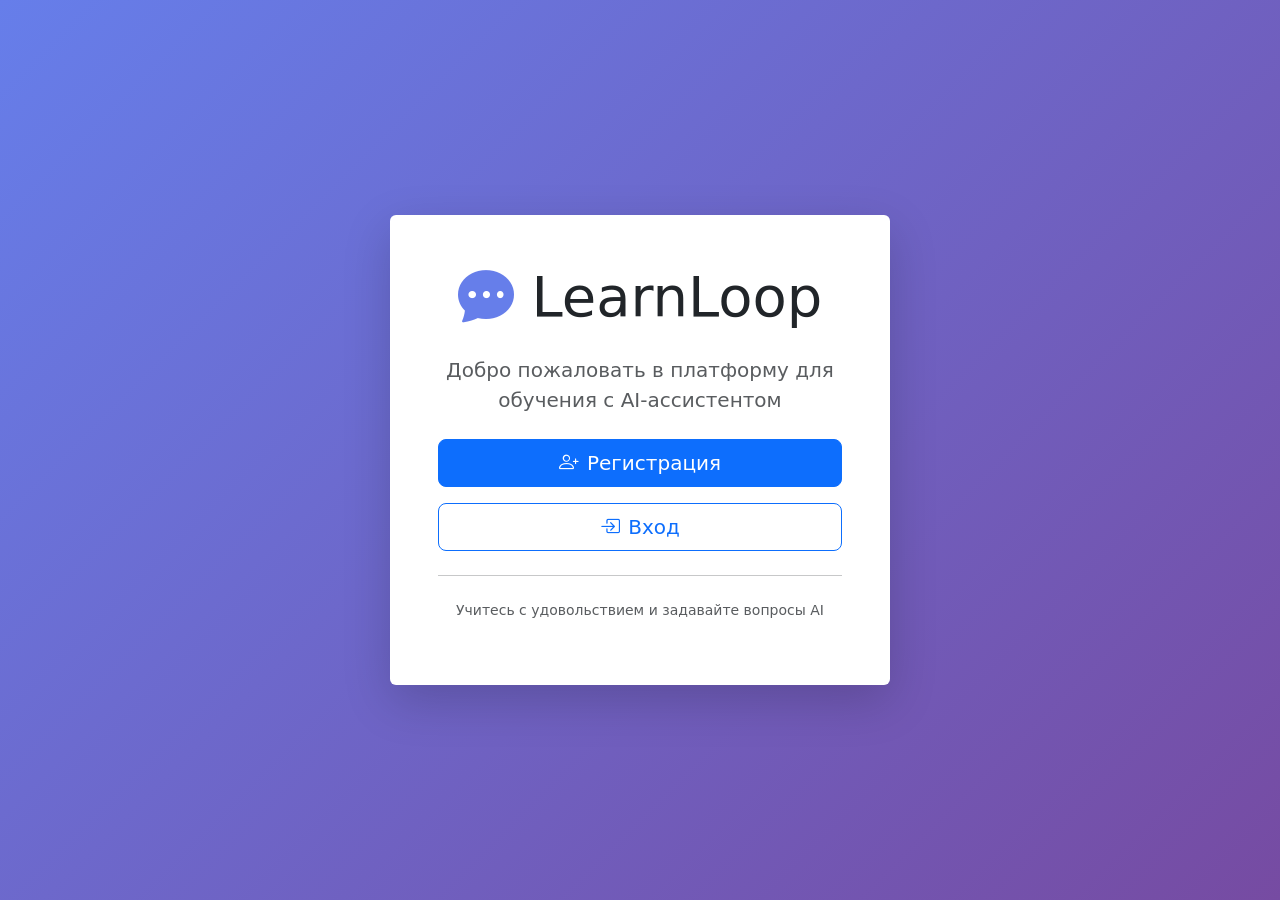
<file: src/main/resources/templates/index.html>
<!DOCTYPE html>
<html xmlns:th="http://www.thymeleaf.org">
<head>
    <meta charset="UTF-8">
    <meta name="viewport" content="width=device-width, initial-scale=1">
    <title>LearnLoop - Главная</title>
    <link href="https://cdn.jsdelivr.net/npm/bootstrap@5.3.3/dist/css/bootstrap.min.css" rel="stylesheet">
    <link rel="stylesheet" href="https://cdn.jsdelivr.net/npm/bootstrap-icons@1.11.3/font/bootstrap-icons.min.css">
    <style>
        body {
            background: linear-gradient(135deg, #667eea 0%, #764ba2 100%);
            min-height: 100vh;
            display: flex;
            align-items: center;
            justify-content: center;
        }
        .welcome-card {
            max-width: 500px;
            width: 90%;
            animation: fadeIn 1s ease-in;
        }
        @keyframes fadeIn {
            from { opacity: 0; transform: translateY(-20px); }
            to { opacity: 1; transform: translateY(0); }
        }
    </style>
</head>
<body>
<div class="welcome-card">
    <div class="card shadow-lg border-0">
        <div class="card-body p-5 text-center">
            <h1 class="display-4 mb-4">
                <i class="bi bi-chat-dots-fill" style="color: #667eea;"></i>
                LearnLoop
            </h1>
            <p class="lead text-muted mb-4">Добро пожаловать в платформу для обучения с AI-ассистентом</p>

            <div class="d-grid gap-3">
                <a href="/register" class="btn btn-primary btn-lg">
                    <i class="bi bi-person-plus me-2"></i>Регистрация
                </a>
                <a href="/login" class="btn btn-outline-primary btn-lg">
                    <i class="bi bi-box-arrow-in-right me-2"></i>Вход
                </a>
            </div>

            <hr class="my-4">

            <p class="text-muted small">
                Учитесь с удовольствием и задавайте вопросы AI
            </p>
        </div>
    </div>
</div>

<script src="https://cdn.jsdelivr.net/npm/bootstrap@5.3.3/dist/js/bootstrap.bundle.min.js"></script>
</body>
</html>
</file>
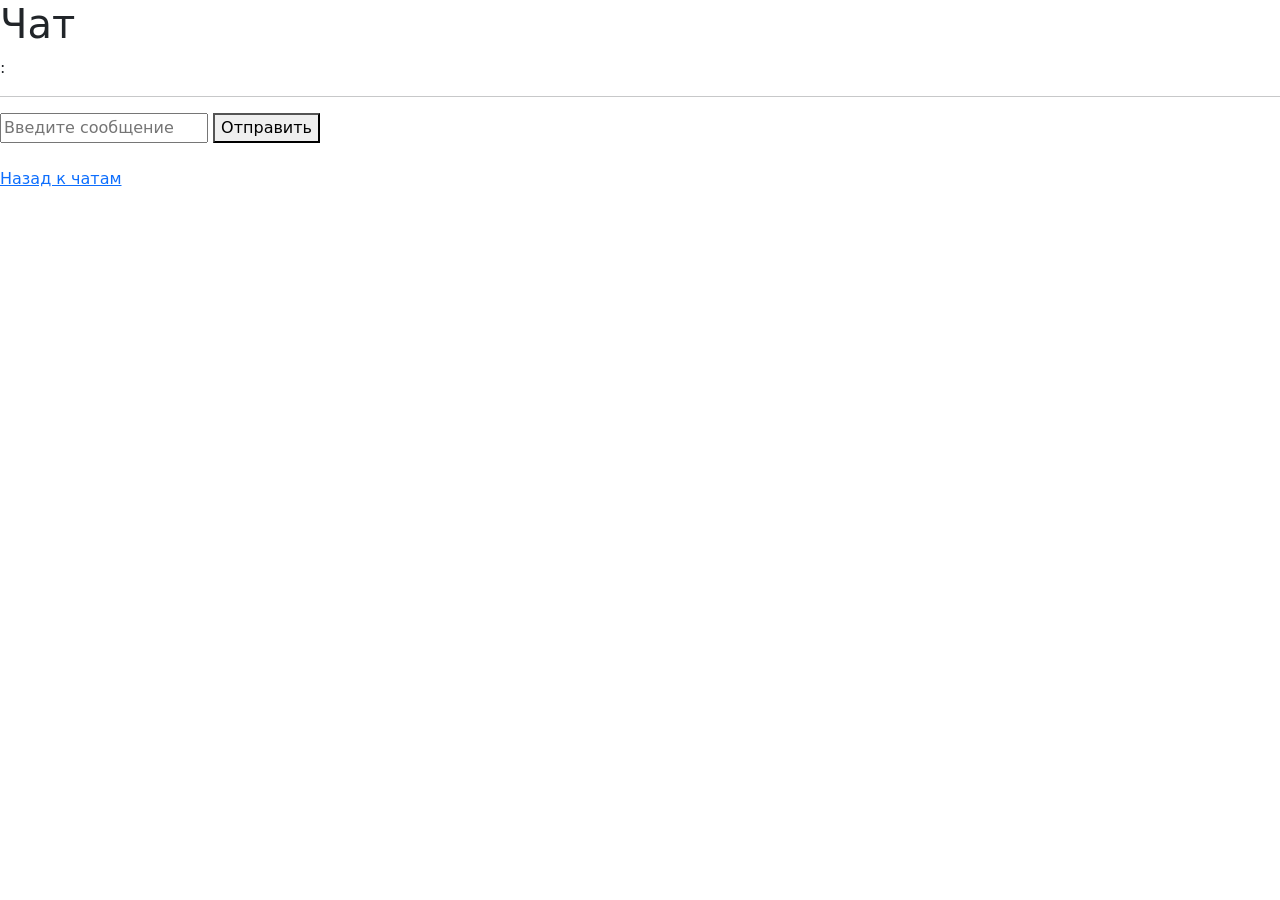
<file: src/main/resources/templates/chat.html>
<!DOCTYPE html>
<html xmlns:th="http://www.thymeleaf.org">
<head>
    <meta charset="UTF-8">
    <title>Чат</title>
    <!-- Bootstrap CSS -->
    <link href="https://cdn.jsdelivr.net/npm/bootstrap@5.3.3/dist/css/bootstrap.min.css" rel="stylesheet">
    <!-- Bootstrap Icons (опционально) -->
    <link rel="stylesheet" href="https://cdn.jsdelivr.net/npm/bootstrap-icons@1.11.3/font/bootstrap-icons.min.css">
</head>
<body>

<h1>Чат</h1>

<div>
    <div th:each="msg : ${messages}">
        <b th:text="${msg.role}"></b>:
        <span th:text="${msg.content}"></span>
    </div>
</div>

<hr/>

<form th:action="@{/chats/{id}/message(id=${chatId})}" method="post">
    <input type="text" name="content" placeholder="Введите сообщение" required>
    <button type="submit">Отправить</button>
</form>

<br/>
<a href="/chats">Назад к чатам</a>

<!-- Bootstrap JS -->
<script src="https://cdn.jsdelivr.net/npm/bootstrap@5.3.3/dist/js/bootstrap.bundle.min.js"></script>
</body>
</html>
</file>
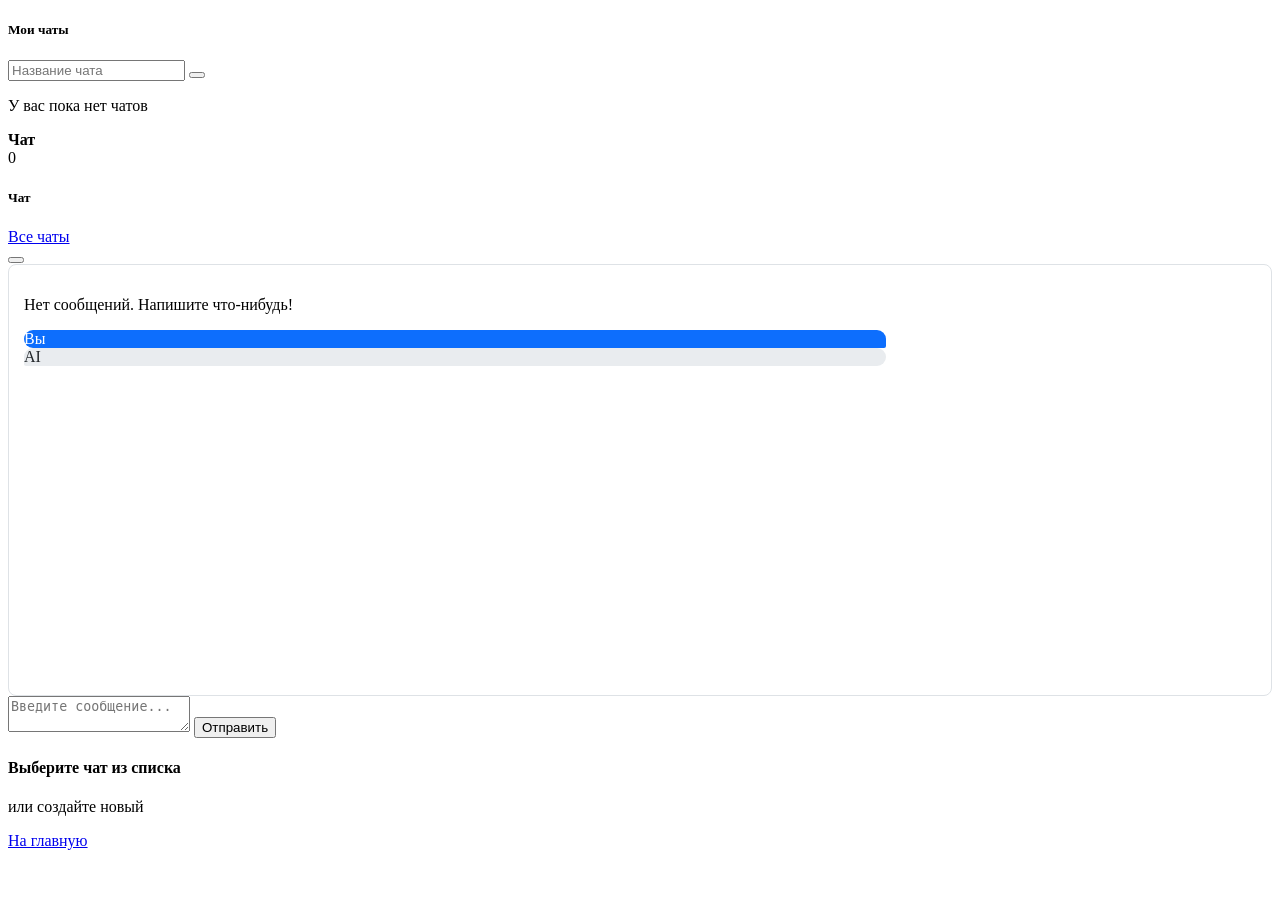
<file: src/main/resources/templates/chats.html>
<!DOCTYPE html>
<html xmlns:th="http://www.thymeleaf.org">
<head th:replace="~{fragments/layout :: head('Мои чаты')}">
</head>
<body>
<div th:replace="~{fragments/layout :: navbar}"></div>

<div class="container">
    <div class="row">
        <!-- Левая панель - список чатов -->
        <div class="col-md-4 mb-4">
            <div class="card shadow-sm">
                <div class="card-header bg-white">
                    <h5 class="card-title mb-0">
                        <i class="bi bi-chat-text me-2"></i>Мои чаты
                    </h5>
                </div>
                <div class="card-body p-3">
                    <!-- Форма создания нового чата -->
                    <form th:action="@{/chats}" method="post" class="mb-3">
                        <input type="hidden" th:name="${_csrf.parameterName}" th:value="${_csrf.token}" />
                        <div class="input-group">
                            <input type="text" name="title" class="form-control" placeholder="Название чата" required>
                            <button type="submit" class="btn btn-primary">
                                <i class="bi bi-plus-lg"></i>
                            </button>
                        </div>
                    </form>

                    <div th:if="${#lists.isEmpty(sessions)}" class="text-center text-muted py-4">
                        <i class="bi bi-chat-dots" style="font-size: 3rem;"></i>
                        <p class="mt-2">У вас пока нет чатов</p>
                    </div>

                    <!-- Список чатов -->
                    <div th:unless="${#lists.isEmpty(sessions)}" class="list-group">
                        <a th:each="sessionItem : ${sessions}"
                           th:href="@{/chats/{id}(id=${sessionItem.id})}"
                           class="list-group-item list-group-item-action d-flex justify-content-between align-items-center"
                           th:classappend="${sessionItem.id == chatId} ? 'active' : ''">
                            <div>
                                <strong th:text="${sessionItem.title}">Чат</strong>
                                <div class="small" th:text="${sessionItem.lastMessagePreview}"></div>
                            </div>
                            <span class="badge bg-secondary rounded-pill" th:text="${sessionItem.messageCount}">0</span>
                        </a>
                    </div>
                </div>
            </div>
        </div>

        <!-- Правая панель - текущий чат -->
        <div class="col-md-8" th:if="${currentChat != null}">
            <div class="card shadow-sm">
                <div class="card-header bg-white d-flex justify-content-between align-items-center">
                    <h5 class="card-title mb-0" th:text="${currentChat.title}">Чат</h5>
                    <div>
                        <a href="/chats" class="btn btn-outline-secondary btn-sm me-2">
                            <i class="bi bi-arrow-left"></i> Все чаты
                        </a>
                        <form th:action="@{/chats/{id}/delete(id=${currentChat.id})}" method="post" class="d-inline">
                            <input type="hidden" th:name="${_csrf.parameterName}" th:value="${_csrf.token}" />
                            <button type="submit" class="btn btn-outline-danger btn-sm" onclick="return confirm('Удалить чат?')">
                                <i class="bi bi-trash"></i>
                            </button>
                        </form>
                    </div>
                </div>
                <div class="card-body">
                    <!-- Окно сообщений -->
                    <div class="chat-box" style="height: 400px; overflow-y: auto; border: 1px solid #dee2e6; border-radius: 8px; padding: 15px;" id="chatBox">
                        <div th:if="${#lists.isEmpty(messages)}" class="text-center text-muted py-5">
                            <i class="bi bi-chat-dots" style="font-size: 3rem;"></i>
                            <p class="mt-2">Нет сообщений. Напишите что-нибудь!</p>
                        </div>
                        <div th:each="msg : ${messages}" class="mb-3">
                            <div th:if="${msg.role == 'USER'}" class="d-flex justify-content-end">
                                <div class="p-3" style="max-width: 70%; background-color: #0d6efd; color: white; border-radius: 18px 18px 4px 18px;">
                                    <div th:text="${msg.content}"></div>
                                    <div class="small text-white-50">Вы</div>
                                </div>
                            </div>
                            <div th:if="${msg.role == 'AI'}" class="d-flex justify-content-start">
                                <div class="p-3" style="max-width: 70%; background-color: #e9ecef; color: #212529; border-radius: 18px 18px 18px 4px;">
                                    <div th:text="${msg.content}"></div>
                                    <div class="small text-muted">AI</div>
                                </div>
                            </div>
                        </div>
                    </div>

                    <!-- Форма отправки -->
                    <form th:action="@{/chats/{id}/message(id=${currentChat.id})}" method="post" class="mt-3">
                        <input type="hidden" th:name="${_csrf.parameterName}" th:value="${_csrf.token}" />
                        <div class="input-group">
                            <textarea name="content" class="form-control" rows="2" placeholder="Введите сообщение..." required></textarea>
                            <button type="submit" class="btn btn-primary">
                                <i class="bi bi-send"></i> Отправить
                            </button>
                        </div>
                    </form>
                </div>
            </div>
        </div>

        <!-- Сообщение, если чат не выбран -->
        <div class="col-md-8" th:unless="${currentChat != null}">
            <div class="card shadow-sm">
                <div class="card-body text-center py-5">
                    <i class="bi bi-chat-dots" style="font-size: 4rem; color: #dee2e6;"></i>
                    <h4 class="mt-3 text-muted">Выберите чат из списка</h4>
                    <p class="text-muted">или создайте новый</p>
                </div>
            </div>
        </div>
    </div>
</div>

<div th:replace="~{fragments/layout :: scripts}"></div>

<script>
    window.onload = function() {
        const chatBox = document.getElementById('chatBox');
        if (chatBox) {
            chatBox.scrollTop = chatBox.scrollHeight;
        }
    };
</script>

<div class="text-center mt-4">
    <a href="/profile" class="btn btn-outline-secondary">
        <i class="bi bi-house-door me-2"></i>На главную
    </a>
</div>
</body>
</html>
</file>
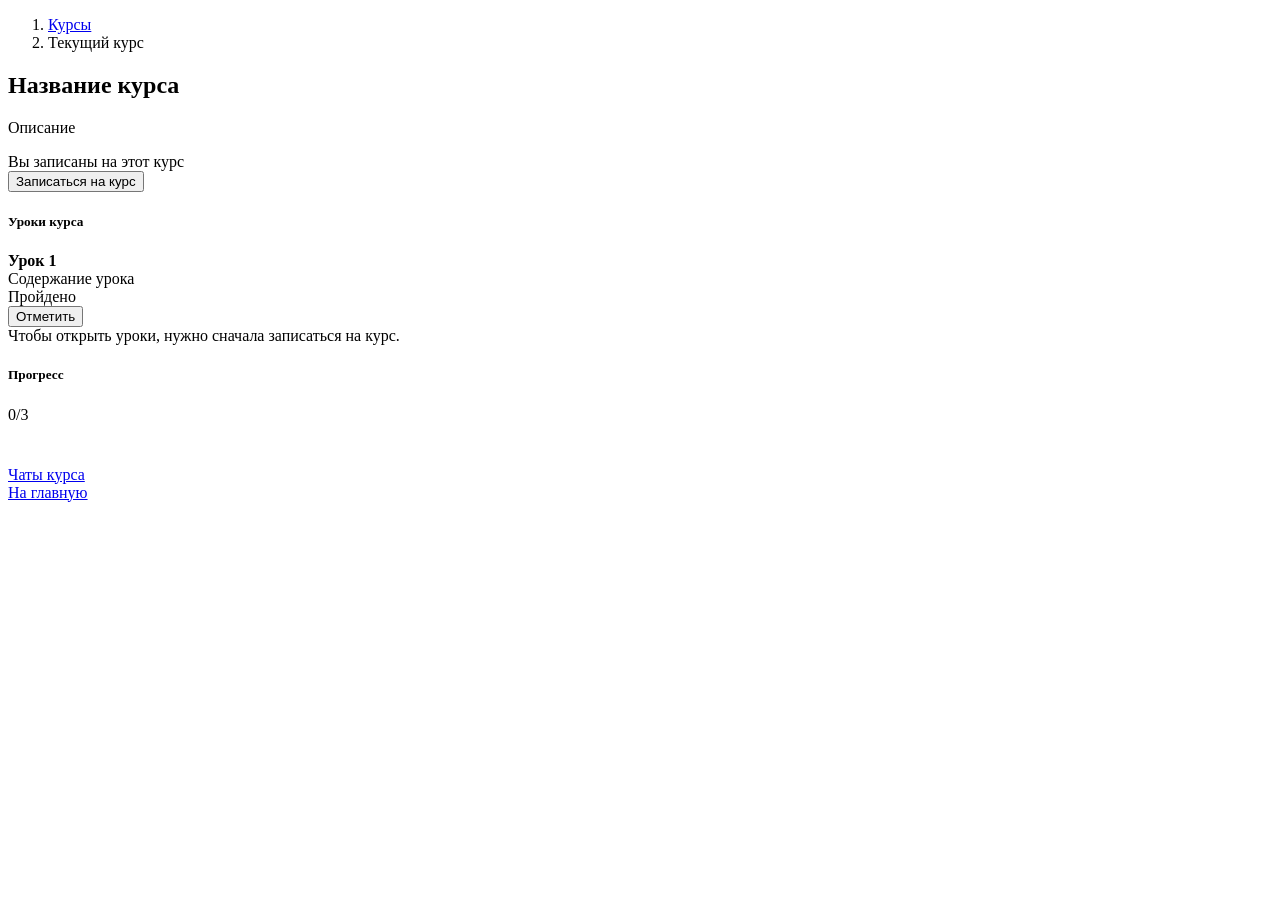
<file: src/main/resources/templates/course.html>
<!DOCTYPE html>
<html xmlns:th="http://www.thymeleaf.org">
<head th:replace="~{fragments/layout :: head(${course.title})}">
</head>
<body>
<div th:replace="~{fragments/layout :: navbar}"></div>

<div class="container">
    <!-- Хлебные крошки -->
    <nav aria-label="breadcrumb" class="mb-4">
        <ol class="breadcrumb">
            <li class="breadcrumb-item"><a href="/courses" class="text-decoration-none">Курсы</a></li>
            <li class="breadcrumb-item active" aria-current="page" th:text="${course.title}">Текущий курс</li>
        </ol>
    </nav>

    <div class="row">
        <!-- Левая колонка - информация о курсе и уроках -->
        <div class="col-md-8">
            <!-- Карточка курса -->
            <div class="card shadow-sm mb-4">
                <div class="card-body">
                    <h2 class="card-title" th:text="${course.title}">Название курса</h2>
                    <p class="card-text" th:text="${course.description}">Описание</p>

                    <div th:if="${enrolled}" class="alert alert-success">
                        <i class="bi bi-check-circle-fill me-2"></i>Вы записаны на этот курс
                    </div>

                    <div th:if="${!enrolled}">
                        <form th:action="@{/courses/{id}/enroll(id=${course.id})}" method="post">
                            <input type="hidden" th:name="${_csrf.parameterName}" th:value="${_csrf.token}" />
                            <button type="submit" class="btn btn-primary">
                                <i class="bi bi-pencil-square me-2"></i>Записаться на курс
                            </button>
                        </form>
                    </div>
                </div>
            </div>

            <!-- Список уроков -->
            <div class="card shadow-sm">
                <div class="card-header bg-white">
                    <h5 class="card-title mb-0">
                        <i class="bi bi-list-ul me-2"></i>Уроки курса
                        <span th:if="${enrolled}" class="badge bg-secondary ms-2" th:text="${completed} + '/' + ${total}"></span>
                    </h5>
                </div>
                <div class="list-group list-group-flush">
                    <div th:each="section : ${sections}"
                         class="list-group-item d-flex justify-content-between align-items-center p-3"
                         id="'section-' + ${section.id}">

                        <!-- Левая часть - ссылка на урок -->
                        <div class="flex-grow-1" style="cursor: pointer;"
                             th:onclick="'location.href=\'/courses/sections/' + ${section.id} + '\''">
                            <strong th:text="'Урок ' + ${section.orderIndex}">Урок 1</strong>
                            <div class="small text-muted" th:text="${section.content.length() > 50 ?
                    section.content.substring(0, 50) + '...' : section.content}">
                                Содержание урока
                            </div>
                        </div>

                        <!-- Правая часть - кнопка отметки -->
                        <div class="d-flex align-items-center gap-2">
                            <!-- Если урок пройден - показываем галочку -->
                            <span th:if="${completedSections[section.id]}" class="badge bg-success p-2"
                                  th:id="'status-' + ${section.id}">
                    <i class="bi bi-check-circle-fill"></i> Пройдено
                </span>

                            <!-- Если не пройден и пользователь записан - показываем кнопку -->
                            <div th:if="${enrolled and !completedSections[section.id]}">
                                <button class="btn btn-sm btn-outline-success complete-btn"
                                        th:data-section-id="${section.id}">
                                    <i class="bi bi-check-lg"></i> Отметить
                                </button>
                            </div>
                        </div>
                    </div>

                    <!-- Сообщение для незаписанных пользователей -->
                    <div th:if="${!enrolled}" class="list-group-item text-center text-muted py-3">
                        <i class="bi bi-info-circle me-2"></i>
                        Чтобы открыть уроки, нужно сначала записаться на курс.
                    </div>
                </div>
            </div>
        </div>

        <!-- Правая колонка - прогресс -->
        <div class="col-md-4">
            <div class="card shadow-sm">
                <div class="card-body text-center">
                    <i class="bi bi-bar-chart" style="font-size: 3rem; color: #0d6efd;"></i>
                    <h5 class="mt-3">Прогресс</h5>
                    <p class="display-4" th:text="${completed} + '/' + ${total}">0/3</p>

                    <!-- Прогресс-бар -->
                    <div class="progress" style="height: 10px;">
                        <div class="progress-bar" role="progressbar"
                             th:style="'width: ' + (${total > 0 ? (completed * 100 / total) : 0}) + '%'"
                             th:attr="aria-valuenow=${total > 0 ? (completed * 100 / total) : 0}"
                             aria-valuemin="0" aria-valuemax="100"></div>
                    </div>

                    <!-- Статус записи -->
                    <p class="text-muted mt-3">
                        <i th:if="${enrolled}" class="bi bi-check-circle text-success"></i>
                        <span th:text="${enrolled} ? ' Вы записаны на курс' : ' Вы не записаны'"></span>
                    </p>

                    <!-- Кнопка перехода к чатам -->
                    <a th:if="${enrolled}" href="/chats" class="btn btn-outline-primary w-100 mt-2">
                        <i class="bi bi-chat me-2"></i>Чаты курса
                    </a>
                </div>
            </div>
        </div>
    </div>
</div>

<div th:replace="~{fragments/layout :: scripts}"></div>
<script th:inline="javascript">
    document.addEventListener('DOMContentLoaded', function() {
        // Находим все кнопки "Отметить"
        const completeButtons = document.querySelectorAll('.complete-btn');

        completeButtons.forEach(button => {
            button.addEventListener('click', function(e) {
                e.preventDefault();
                e.stopPropagation();

                const sectionId = this.getAttribute('data-section-id');
                const buttonContainer = this.closest('.d-flex');

                // Отправляем AJAX-запрос
                fetch('/courses/sections/' + sectionId + '/complete', {
                    method: 'POST',
                    headers: {
                        'Content-Type': 'application/x-www-form-urlencoded',
                        'X-CSRF-TOKEN': /*[[${_csrf.token}]]*/ ''
                    }
                })
                    .then(response => {
                        if (response.ok) {
                            // Заменяем кнопку на галочку
                            buttonContainer.innerHTML = `
                            <span class="badge bg-success p-2">
                                <i class="bi bi-check-circle-fill"></i> Пройдено
                            </span>
                        `;

                            // Обновляем счетчик прогресса
                            updateProgressCounter();
                        } else {
                            alert('Ошибка при отметке урока');
                        }
                    })
                    .catch(error => {
                        console.error('Error:', error);
                        alert('Произошла ошибка');
                    });
            });
        });

        // Функция обновления счетчика прогресса
        function updateProgressCounter() {
            fetch(window.location.href, {
                method: 'GET',
                headers: {
                    'X-Requested-With': 'XMLHttpRequest'
                }
            })
                .then(response => response.text())
                .then(html => {
                    // Обновляем счетчик в заголовке
                    const badge = document.querySelector('.badge.bg-secondary');
                    const completedCount = document.querySelectorAll('.badge.bg-success').length;
                    const totalCount = /*[[${sections.size()}]]*/ 0;

                    if (badge) {
                        badge.textContent = completedCount + '/' + totalCount;
                    }

                    // Обновляем прогресс-бар
                    const progressBar = document.querySelector('.progress-bar');
                    if (progressBar) {
                        const percent = (completedCount / totalCount) * 100;
                        progressBar.style.width = percent + '%';
                    }

                    // Обновляем цифру прогресса
                    const progressDisplay = document.querySelector('.display-4');
                    if (progressDisplay) {
                        progressDisplay.textContent = completedCount + '/' + totalCount;
                    }
                });
        }
    });
</script>
<div class="text-center mt-4">
    <a href="/profile" class="btn btn-outline-secondary">
        <i class="bi bi-house-door me-2"></i>На главную
    </a>
</div>
</body>
</html>
</file>
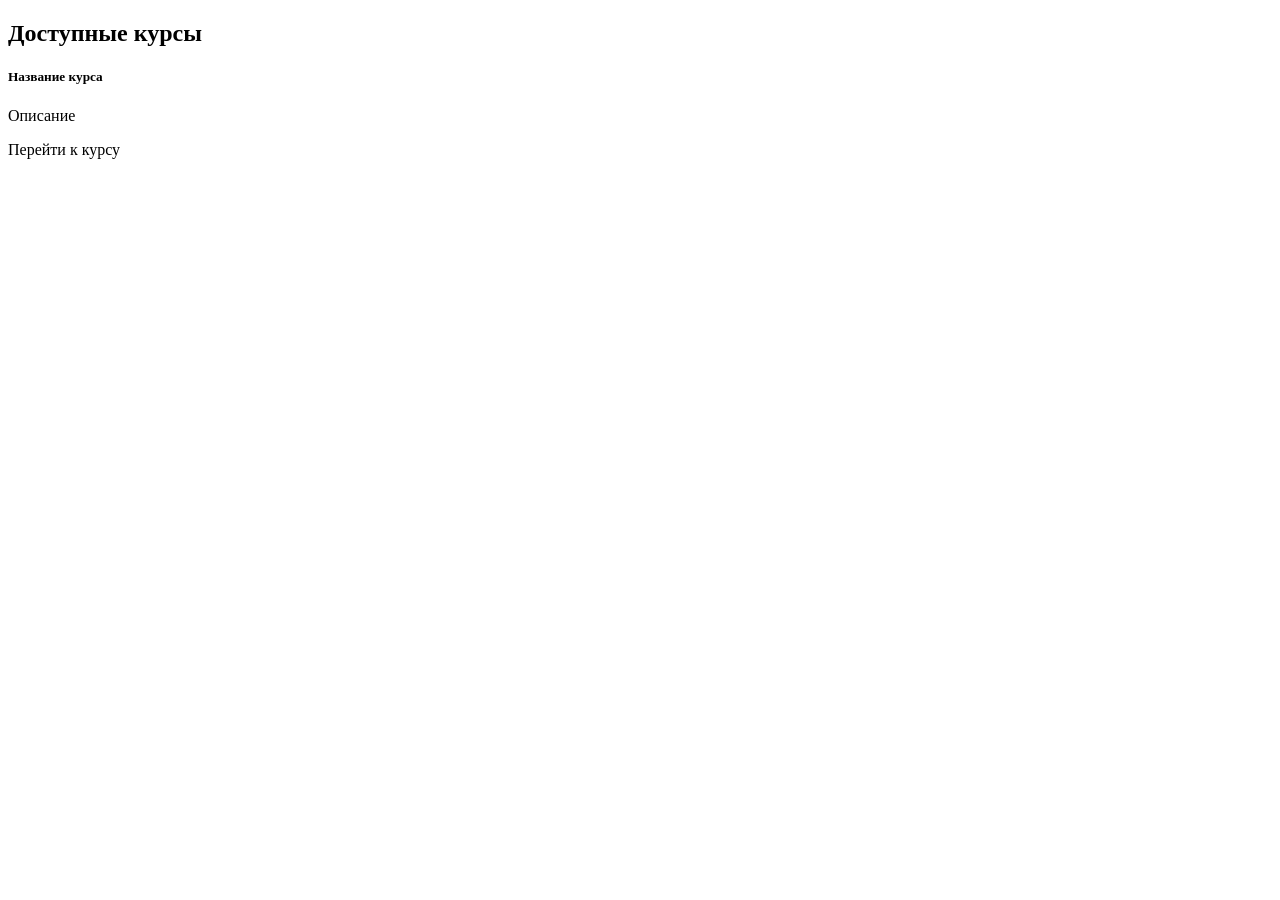
<file: src/main/resources/templates/courses.html>
<!DOCTYPE html>
<html xmlns:th="http://www.thymeleaf.org">
<head th:replace="fragments/layout :: head('Курсы')">
</head>
<body>
<div th:replace="fragments/layout :: navbar"></div>

<div class="container">
    <h2 class="mb-4">
        <i class="bi bi-book me-2"></i>Доступные курсы
    </h2>

    <div class="row">
        <div th:each="course : ${courses}" class="col-md-6 mb-4">
            <div class="card h-100 shadow-sm">
                <div class="card-body">
                    <h5 class="card-title" th:text="${course.title}">Название курса</h5>
                    <p class="card-text text-muted" th:text="${course.description}">Описание</p>
                </div>
                <div class="card-footer bg-white border-top-0">
                    <a th:href="@{/courses/{id}(id=${course.id})}" class="btn btn-outline-primary">
                        Перейти к курсу <i class="bi bi-arrow-right ms-2"></i>
                    </a>
                </div>
            </div>
        </div>
    </div>
</div>

<div th:replace="fragments/layout :: scripts"></div>
</body>
</html>
</file>
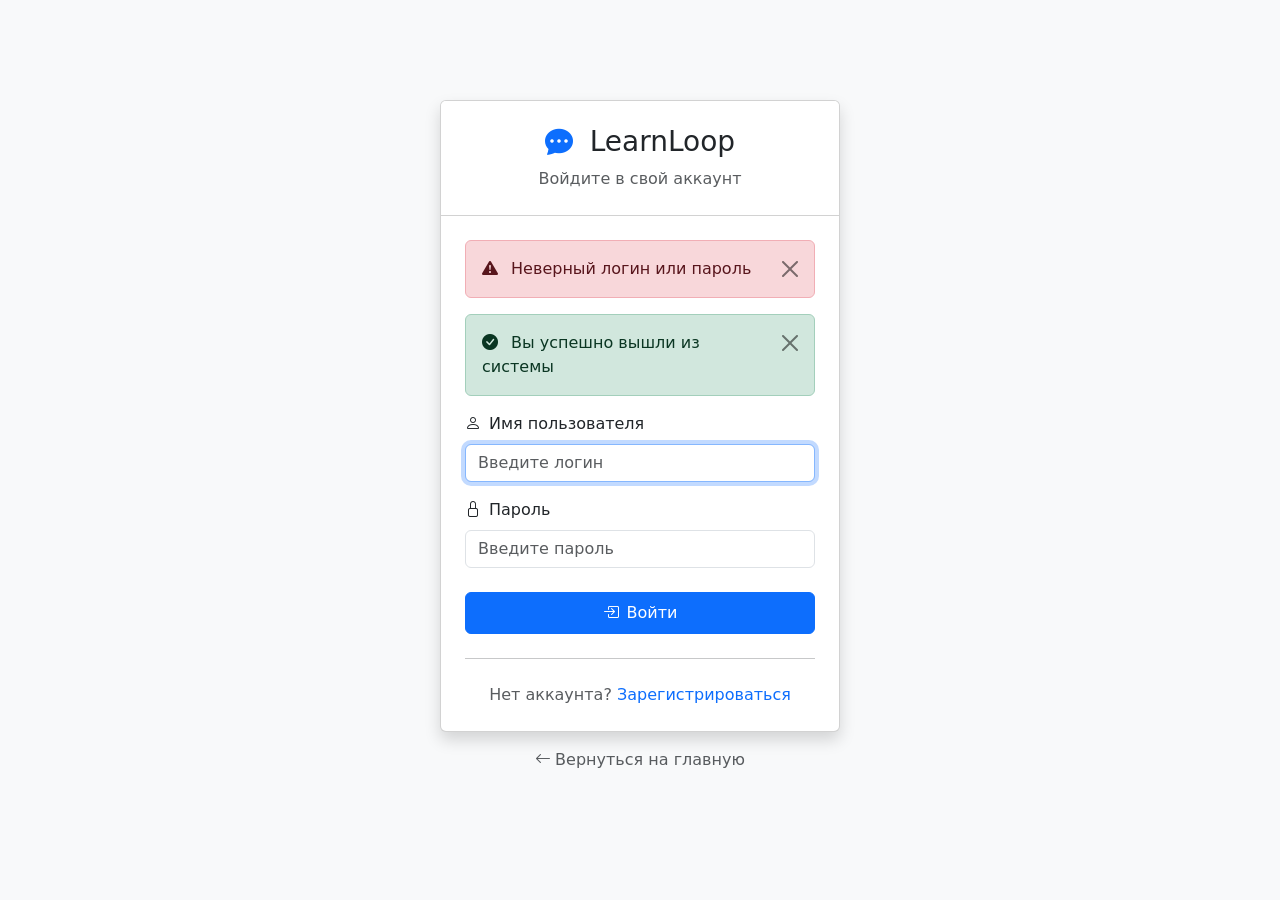
<file: src/main/resources/templates/login.html>
<!DOCTYPE html>
<html xmlns:th="http://www.thymeleaf.org">
<head>
    <meta charset="UTF-8">
    <meta name="viewport" content="width=device-width, initial-scale=1">
    <title>Вход - LearnLoop</title>
    <link href="https://cdn.jsdelivr.net/npm/bootstrap@5.3.3/dist/css/bootstrap.min.css" rel="stylesheet">
    <link rel="stylesheet" href="https://cdn.jsdelivr.net/npm/bootstrap-icons@1.11.3/font/bootstrap-icons.min.css">
    <style>
        body { background-color: #f8f9fa; }
        .login-container { max-width: 400px; margin: 100px auto; }
    </style>
</head>
<body>
<div class="login-container">
    <div class="card shadow">
        <div class="card-header bg-white text-center py-4">
            <h3 class="mb-0">
                <i class="bi bi-chat-dots-fill me-2" style="color: #0d6efd;"></i>
                LearnLoop
            </h3>
            <p class="text-muted mt-2 mb-0">Войдите в свой аккаунт</p>
        </div>
        <div class="card-body p-4">
            <!-- Сообщение об ошибке -->
            <div th:if="${param.error}" class="alert alert-danger alert-dismissible fade show" role="alert">
                <i class="bi bi-exclamation-triangle-fill me-2"></i>
                Неверный логин или пароль
                <button type="button" class="btn-close" data-bs-dismiss="alert"></button>
            </div>

            <!-- Сообщение о выходе -->
            <div th:if="${param.logout}" class="alert alert-success alert-dismissible fade show" role="alert">
                <i class="bi bi-check-circle-fill me-2"></i>
                Вы успешно вышли из системы
                <button type="button" class="btn-close" data-bs-dismiss="alert"></button>
            </div>

            <!-- Форма входа -->
            <form th:action="@{/login}" method="post">
                <input type="hidden" th:name="${_csrf.parameterName}" th:value="${_csrf.token}" />

                <div class="mb-3">
                    <label for="username" class="form-label">
                        <i class="bi bi-person me-2"></i>Имя пользователя
                    </label>
                    <input type="text" class="form-control" id="username" name="username"
                           placeholder="Введите логин" required autofocus>
                </div>

                <div class="mb-4">
                    <label for="password" class="form-label">
                        <i class="bi bi-lock me-2"></i>Пароль
                    </label>
                    <input type="password" class="form-control" id="password" name="password"
                           placeholder="Введите пароль" required>
                </div>

                <button type="submit" class="btn btn-primary w-100 py-2">
                    <i class="bi bi-box-arrow-in-right me-2"></i>Войти
                </button>
            </form>

            <hr class="my-4">

            <p class="text-center text-muted mb-0">
                Нет аккаунта?
                <a href="/register" class="text-decoration-none">Зарегистрироваться</a>
            </p>
        </div>
    </div>

    <div class="text-center mt-3">
        <a href="/" class="text-muted text-decoration-none">
            <i class="bi bi-arrow-left me-1"></i>Вернуться на главную
        </a>
    </div>
</div>

<script src="https://cdn.jsdelivr.net/npm/bootstrap@5.3.3/dist/js/bootstrap.bundle.min.js"></script>
</body>
</html>
</file>
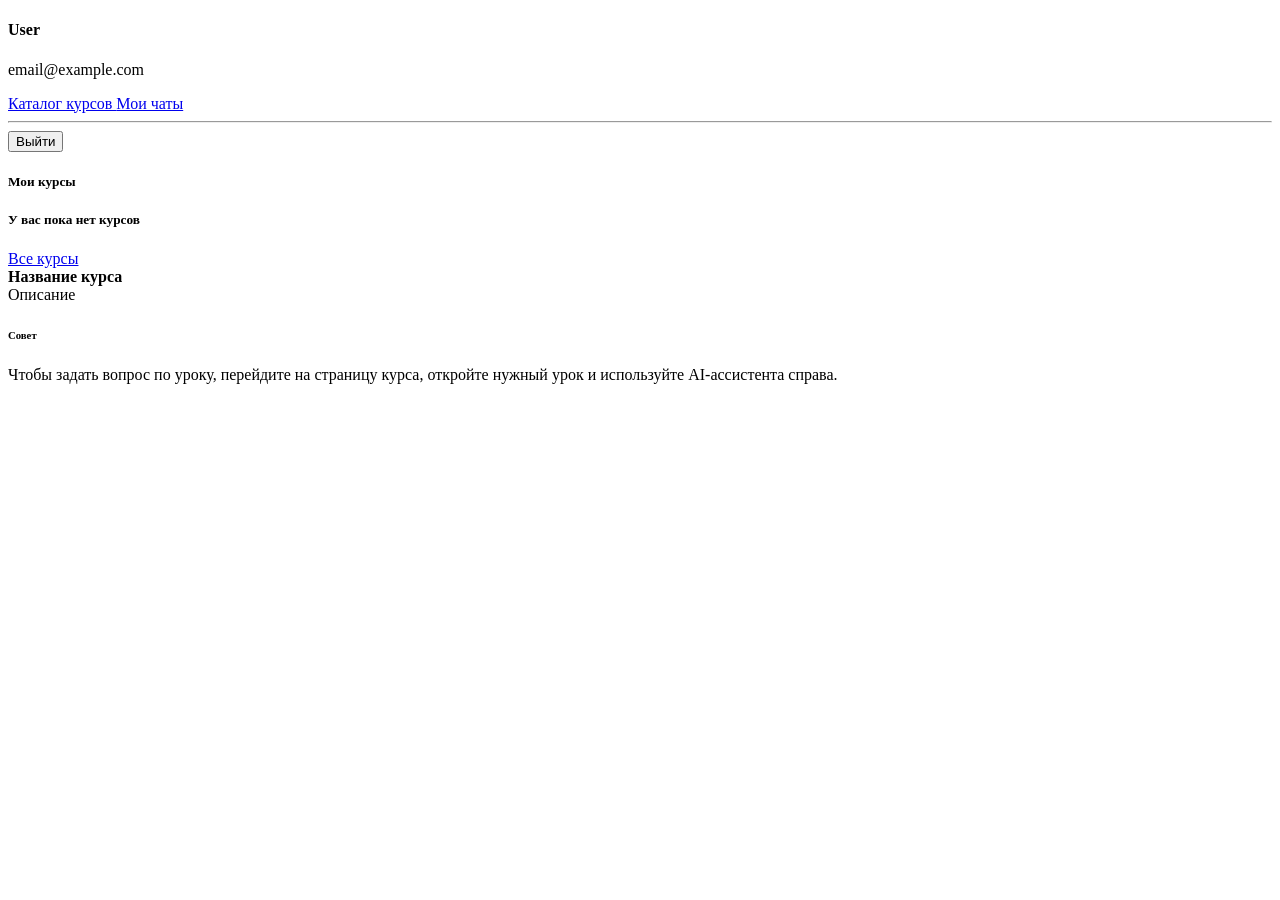
<file: src/main/resources/templates/profile.html>
<!DOCTYPE html>
<html xmlns:th="http://www.thymeleaf.org">
<head th:replace="~{fragments/layout :: head('Профиль')}">
</head>
<body>
<div th:replace="~{fragments/layout :: navbar}"></div>

<div class="container">
    <div class="row">
        <!-- Левая колонка - информация о пользователе -->
        <div class="col-md-4 mb-4">
            <div class="card shadow-sm">
                <div class="card-body text-center">
                    <div class="mb-3">
                        <i class="bi bi-person-circle" style="font-size: 5rem; color: #0d6efd;"></i>
                    </div>
                    <h4 class="mb-1" th:text="${username}">User</h4>
                    <p class="text-muted mb-3" th:text="${user.email}">email@example.com</p>

                    <div class="d-grid gap-2">
                        <a href="/courses" class="btn btn-outline-primary">
                            <i class="bi bi-book me-2"></i>Каталог курсов
                        </a>
                        <a href="/chats" class="btn btn-outline-success">
                            <i class="bi bi-chat me-2"></i>Мои чаты
                        </a>
                    </div>

                    <hr class="my-4">

                    <form th:action="@{/logout}" method="post">
                        <input type="hidden" th:name="${_csrf.parameterName}" th:value="${_csrf.token}" />
                        <button type="submit" class="btn btn-outline-danger w-100">
                            <i class="bi bi-box-arrow-right me-2"></i>Выйти
                        </button>
                    </form>
                </div>
            </div>
        </div>

        <!-- Правая колонка - курсы пользователя -->
        <div class="col-md-8">
            <div class="card shadow-sm">
                <div class="card-header bg-white">
                    <h5 class="card-title mb-0">
                        <i class="bi bi-book me-2"></i>Мои курсы
                        <span th:if="${not #lists.isEmpty(user.enrolledCourses)}"
                              class="badge bg-primary ms-2"
                              th:text="${#lists.size(user.enrolledCourses)}"></span>
                    </h5>
                </div>
                <div class="card-body">
                    <div th:if="${#lists.isEmpty(user.enrolledCourses)}" class="text-center py-5">
                        <i class="bi bi-book" style="font-size: 4rem; color: #dee2e6;"></i>
                        <h5 class="mt-3 text-muted">У вас пока нет курсов</h5>
                        <a href="/courses" class="btn btn-outline-primary">
                            Все курсы
                        </a>
                    </div>

                    <div th:unless="${#lists.isEmpty(user.enrolledCourses)}" class="list-group">
                        <a th:each="course : ${user.enrolledCourses}"
                           th:href="@{/courses/{id}(id=${course.id})}"
                           class="list-group-item list-group-item-action d-flex justify-content-between align-items-center">
                            <div>
                                <strong th:text="${course.title}">Название курса</strong>
                                <div class="small text-muted" th:text="${course.description}">Описание</div>
                            </div>
                            <i class="bi bi-chevron-right"></i>
                        </a>
                    </div>
                </div>
            </div>

            <div class="card shadow-sm mt-4">
                <div class="card-body">
                    <h6 class="card-subtitle mb-2 text-muted">
                        <i class="bi bi-lightbulb me-2"></i>Совет
                    </h6>
                    <p class="mb-0">
                        Чтобы задать вопрос по уроку, перейдите на страницу курса,
                        откройте нужный урок и используйте AI-ассистента справа.
                    </p>
                </div>
            </div>
        </div>
    </div>
</div>

<div th:replace="~{fragments/layout :: scripts}"></div>
</body>
</html>
</file>
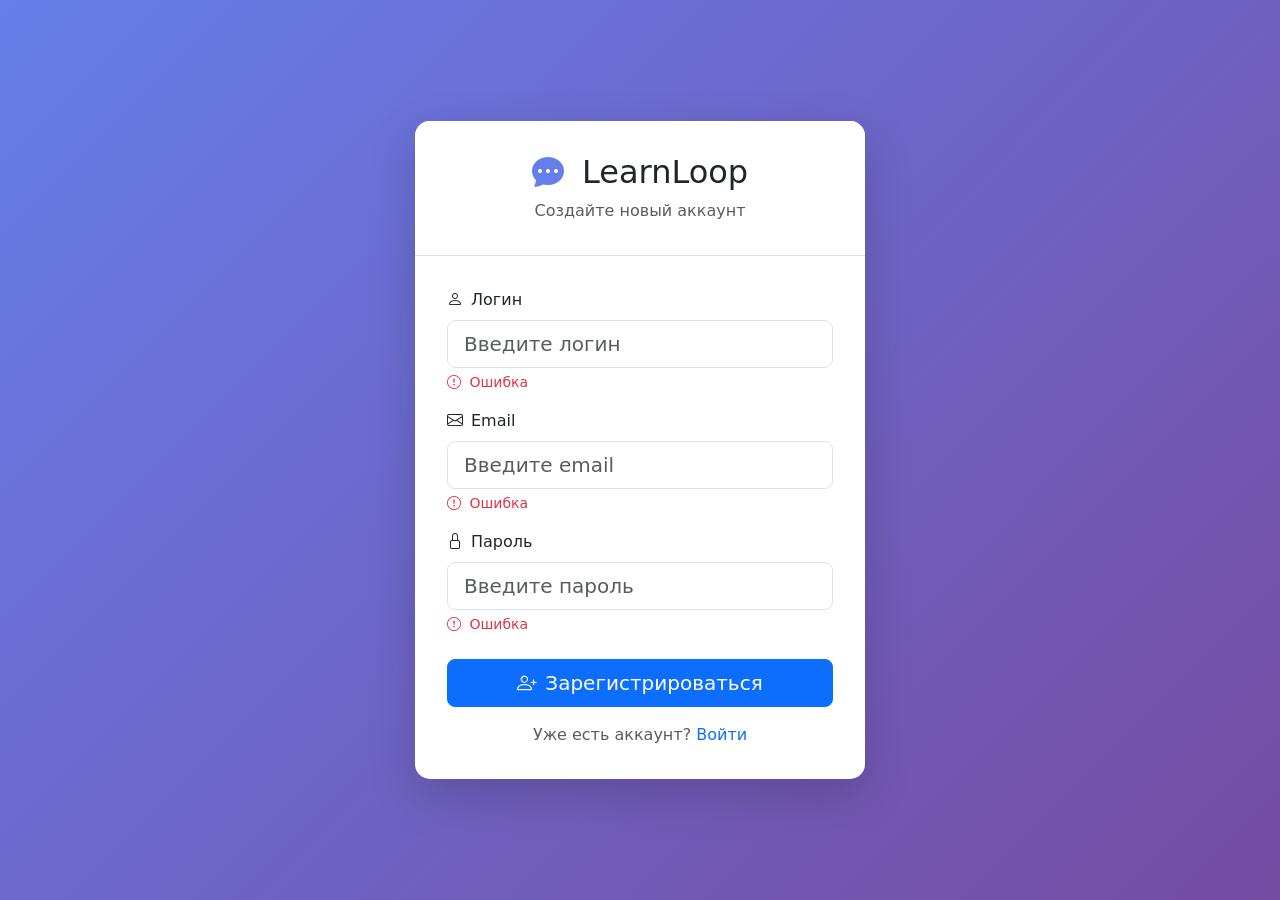
<file: src/main/resources/templates/register.html>
<!DOCTYPE html>
<html xmlns:th="http://www.thymeleaf.org">
<head>
    <meta charset="UTF-8">
    <meta name="viewport" content="width=device-width, initial-scale=1">
    <title>Регистрация - LearnLoop</title>
    <link href="https://cdn.jsdelivr.net/npm/bootstrap@5.3.3/dist/css/bootstrap.min.css" rel="stylesheet">
    <link rel="stylesheet" href="https://cdn.jsdelivr.net/npm/bootstrap-icons@1.11.3/font/bootstrap-icons.min.css">
    <style>
        body {
            background: linear-gradient(135deg, #667eea 0%, #764ba2 100%);
            min-height: 100vh;
            display: flex;
            align-items: center;
            justify-content: center;
            padding: 20px;
        }
        .register-container {
            max-width: 450px;
            width: 100%;
            animation: fadeIn 0.5s ease-in;
        }
        @keyframes fadeIn {
            from { opacity: 0; transform: translateY(-20px); }
            to { opacity: 1; transform: translateY(0); }
        }
        .card {
            border: none;
            border-radius: 15px;
            overflow: hidden;
        }
        .card-header {
            background: white;
            border-bottom: 1px solid #e0e0e0;
            padding: 2rem 2rem 1rem 2rem;
        }
        .card-body {
            padding: 2rem;
        }
    </style>
</head>
<body>
<div class="register-container">
    <div class="card shadow-lg">
        <div class="card-header text-center bg-white">
            <h2 class="mb-0">
                <i class="bi bi-chat-dots-fill me-2" style="color: #667eea;"></i>
                LearnLoop
            </h2>
            <p class="text-muted mt-2">Создайте новый аккаунт</p>
        </div>
        <div class="card-body">
            <form th:action="@{/register}" th:object="${registrationForm}" method="post">
                <input type="hidden" th:name="${_csrf.parameterName}" th:value="${_csrf.token}" />

                <div class="mb-3">
                    <label for="username" class="form-label">
                        <i class="bi bi-person me-2"></i>Логин
                    </label>
                    <input type="text" class="form-control form-control-lg" id="username"
                           th:field="*{username}" placeholder="Введите логин" required>
                    <div th:if="${#fields.hasErrors('username')}" class="text-danger small mt-1">
                        <i class="bi bi-exclamation-circle me-1"></i>
                        <span th:each="err : ${#fields.errors('username')}" th:text="${err}">Ошибка</span>
                    </div>
                </div>

                <div class="mb-3">
                    <label for="email" class="form-label">
                        <i class="bi bi-envelope me-2"></i>Email
                    </label>
                    <input type="email" class="form-control form-control-lg" id="email"
                           th:field="*{email}" placeholder="Введите email" required>
                    <div th:if="${#fields.hasErrors('email')}" class="text-danger small mt-1">
                        <i class="bi bi-exclamation-circle me-1"></i>
                        <span th:each="err : ${#fields.errors('email')}" th:text="${err}">Ошибка</span>
                    </div>
                </div>

                <div class="mb-4">
                    <label for="password" class="form-label">
                        <i class="bi bi-lock me-2"></i>Пароль
                    </label>
                    <input type="password" class="form-control form-control-lg" id="password"
                           th:field="*{password}" placeholder="Введите пароль" required>
                    <div th:if="${#fields.hasErrors('password')}" class="text-danger small mt-1">
                        <i class="bi bi-exclamation-circle me-1"></i>
                        <span th:each="err : ${#fields.errors('password')}" th:text="${err}">Ошибка</span>
                    </div>
                </div>

                <button type="submit" class="btn btn-primary btn-lg w-100 mb-3">
                    <i class="bi bi-person-plus me-2"></i>Зарегистрироваться
                </button>

                <p class="text-center text-muted mb-0">
                    Уже есть аккаунт?
                    <a href="/login" class="text-decoration-none">Войти</a>
                </p>
            </form>
        </div>
    </div>
</div>

<script src="https://cdn.jsdelivr.net/npm/bootstrap@5.3.3/dist/js/bootstrap.bundle.min.js"></script>
</body>
</html>
</file>
